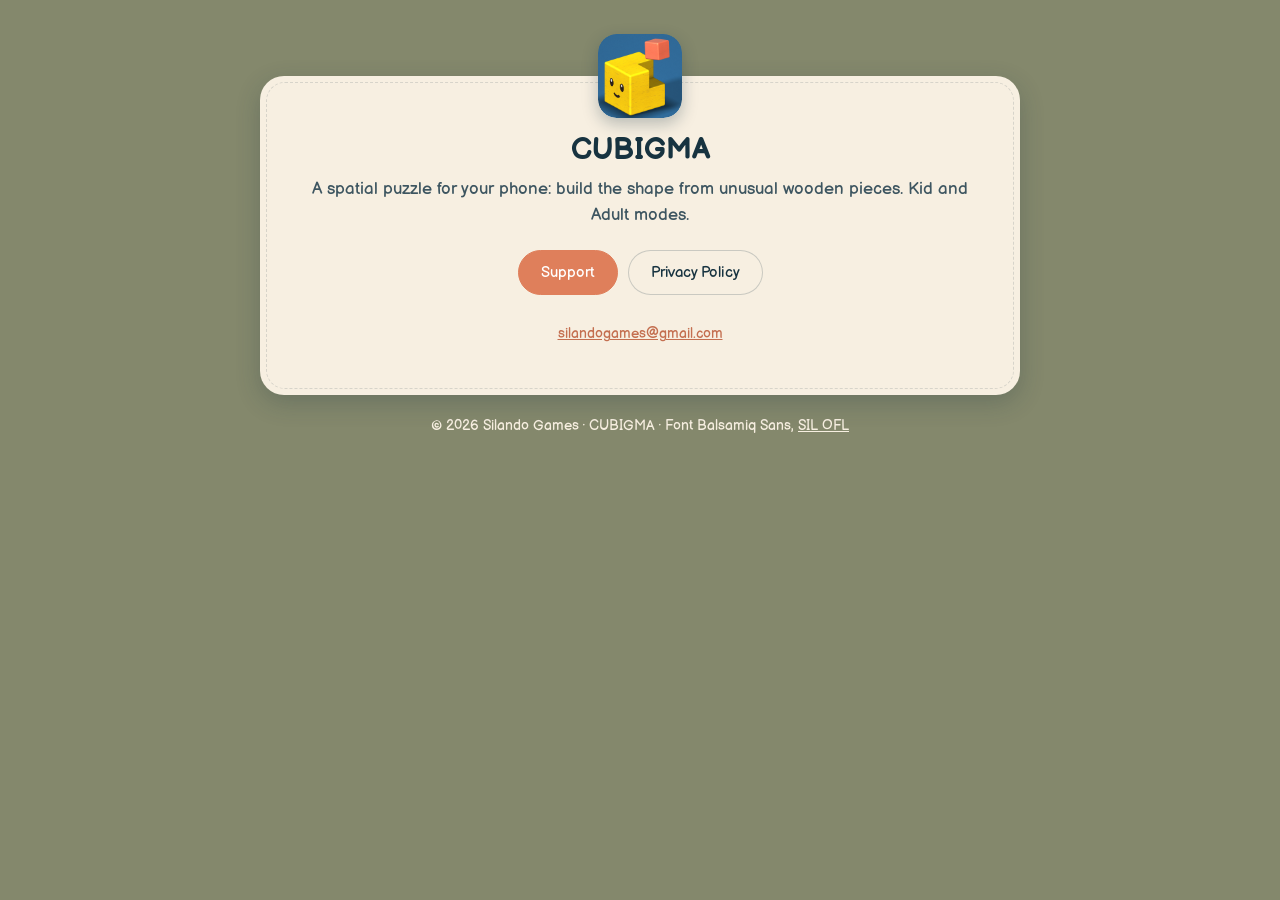
<file: index.html>
<!doctype html>
<html lang="en">
<head>
<meta charset="utf-8">
<meta name="viewport" content="width=device-width, initial-scale=1">
<title>CUBIGMA</title>
<meta name="description" content="CUBIGMA — a spatial wooden-piece puzzle for phones by Silando Games.">
<link rel="stylesheet" href="assets/style.css">
<link rel="icon" type="image/png" sizes="32x32" href="assets/favicon-32.png">
<link rel="apple-touch-icon" href="assets/apple-touch-icon.png">
</head>
<body>
<main class="card">
<div class="badge app"><img src="assets/icon-512.png" alt="CUBIGMA icon" width="80" height="80"></div>
<section>
<h1>CUBIGMA</h1>
<p class="lead">A spatial puzzle for your phone: build the shape from unusual wooden pieces. Kid and Adult modes.</p>
</section>

<div class="buttons">
  <a class="pill primary" href="support.html">Support</a>
  <a class="pill" href="privacy.html">Privacy Policy</a>
</div>

<p class="note"><a href="mailto:silandogames@gmail.com">silandogames@gmail.com</a></p>
</main>
<footer>© 2026 Silando Games · CUBIGMA · Font Balsamiq Sans, <a href="assets/BalsamiqSans-OFL.txt">SIL OFL</a></footer>
</body>
</html>
</file>
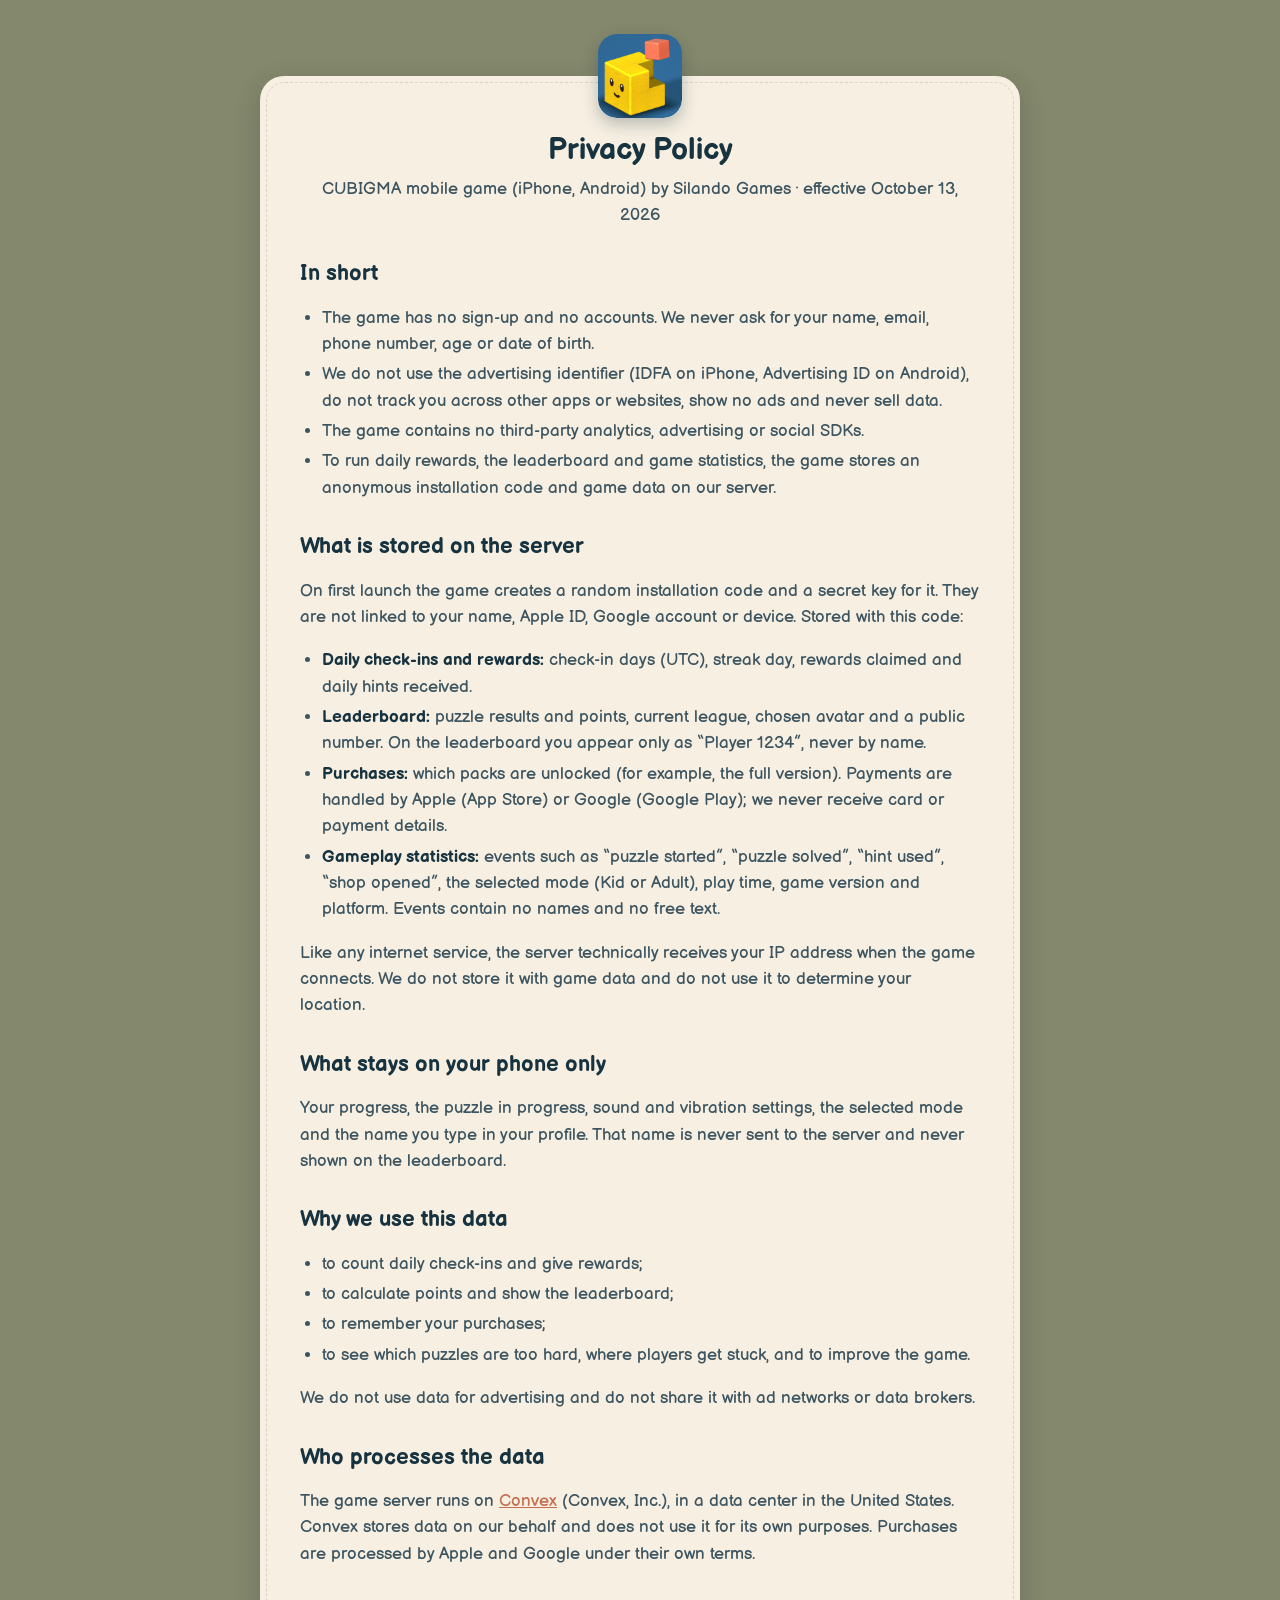
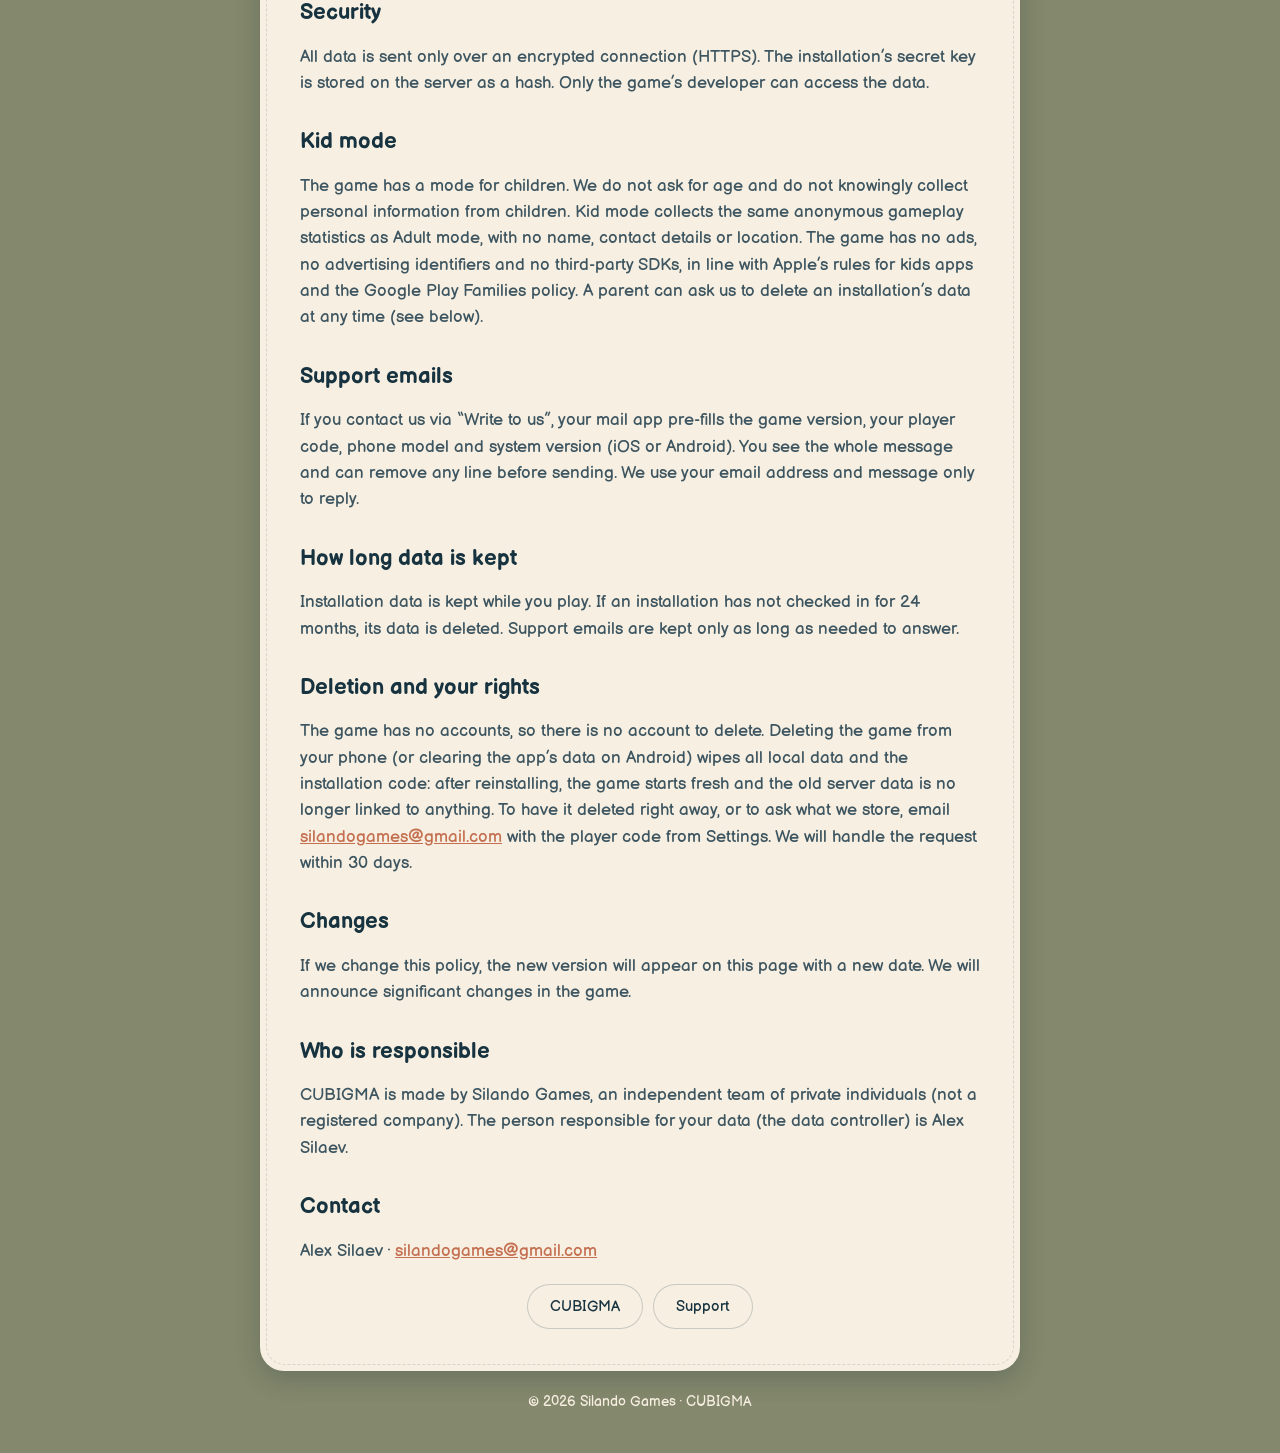
<file: privacy.html>
<!doctype html>
<html lang="en">
<head>
<meta charset="utf-8">
<meta name="viewport" content="width=device-width, initial-scale=1">
<title>CUBIGMA — Privacy Policy</title>
<link rel="stylesheet" href="assets/style.css">
<link rel="icon" type="image/png" sizes="32x32" href="assets/favicon-32.png">
<link rel="apple-touch-icon" href="assets/apple-touch-icon.png">
</head>
<body>
<main class="card">
<div class="badge app"><img src="assets/icon-512.png" alt="CUBIGMA icon" width="80" height="80"></div>
<!-- ===================== EN ===================== -->
<section id="en" lang="en">
<h1>Privacy Policy</h1>
<p class="lead">CUBIGMA mobile game (iPhone, Android) by Silando Games · effective October 13, 2026</p>

<h2>In short</h2>
<ul>
  <li>The game has no sign-up and no accounts. We never ask for your name, email, phone number, age or date of birth.</li>
  <li>We do not use the advertising identifier (IDFA on iPhone, Advertising ID on Android), do not track you across other apps or websites, show no ads and never sell data.</li>
  <li>The game contains no third-party analytics, advertising or social SDKs.</li>
  <li>To run daily rewards, the leaderboard and game statistics, the game stores an anonymous installation code and game data on our server.</li>
</ul>

<h2>What is stored on the server</h2>
<p>On first launch the game creates a random installation code and a secret key for it. They are not linked to your name, Apple ID, Google account or device. Stored with this code:</p>
<ul>
  <li><strong>Daily check-ins and rewards:</strong> check-in days (UTC), streak day, rewards claimed and daily hints received.</li>
  <li><strong>Leaderboard:</strong> puzzle results and points, current league, chosen avatar and a public number. On the leaderboard you appear only as “Player 1234”, never by name.</li>
  <li><strong>Purchases:</strong> which packs are unlocked (for example, the full version). Payments are handled by Apple (App Store) or Google (Google Play); we never receive card or payment details.</li>
  <li><strong>Gameplay statistics:</strong> events such as “puzzle started”, “puzzle solved”, “hint used”, “shop opened”, the selected mode (Kid or Adult), play time, game version and platform. Events contain no names and no free text.</li>
</ul>
<p>Like any internet service, the server technically receives your IP address when the game connects. We do not store it with game data and do not use it to determine your location.</p>

<h2>What stays on your phone only</h2>
<p>Your progress, the puzzle in progress, sound and vibration settings, the selected mode and the name you type in your profile. That name is never sent to the server and never shown on the leaderboard.</p>

<h2>Why we use this data</h2>
<ul>
  <li>to count daily check-ins and give rewards;</li>
  <li>to calculate points and show the leaderboard;</li>
  <li>to remember your purchases;</li>
  <li>to see which puzzles are too hard, where players get stuck, and to improve the game.</li>
</ul>
<p>We do not use data for advertising and do not share it with ad networks or data brokers.</p>

<h2>Who processes the data</h2>
<p>The game server runs on <a href="https://www.convex.dev/">Convex</a> (Convex, Inc.), in a data center in the United States. Convex stores data on our behalf and does not use it for its own purposes. Purchases are processed by Apple and Google under their own terms.</p>

<h2>Security</h2>
<p>All data is sent only over an encrypted connection (HTTPS). The installation’s secret key is stored on the server as a hash. Only the game’s developer can access the data.</p>

<h2>Kid mode</h2>
<p>The game has a mode for children. We do not ask for age and do not knowingly collect personal information from children. Kid mode collects the same anonymous gameplay statistics as Adult mode, with no name, contact details or location. The game has no ads, no advertising identifiers and no third-party SDKs, in line with Apple’s rules for kids apps and the Google Play Families policy. A parent can ask us to delete an installation’s data at any time (see below).</p>

<h2>Support emails</h2>
<p>If you contact us via “Write to us”, your mail app pre-fills the game version, your player code, phone model and system version (iOS or Android). You see the whole message and can remove any line before sending. We use your email address and message only to reply.</p>

<h2>How long data is kept</h2>
<p>Installation data is kept while you play. If an installation has not checked in for 24 months, its data is deleted. Support emails are kept only as long as needed to answer.</p>

<h2 id="delete">Deletion and your rights</h2>
<p>The game has no accounts, so there is no account to delete. Deleting the game from your phone (or clearing the app’s data on Android) wipes all local data and the installation code: after reinstalling, the game starts fresh and the old server data is no longer linked to anything. To have it deleted right away, or to ask what we store, email <a href="mailto:silandogames@gmail.com">silandogames@gmail.com</a> with the player code from Settings. We will handle the request within 30 days.</p>

<h2>Changes</h2>
<p>If we change this policy, the new version will appear on this page with a new date. We will announce significant changes in the game.</p>

<h2>Who is responsible</h2>
<p>CUBIGMA is made by Silando Games, an independent team of private individuals (not a registered company). The person responsible for your data (the data controller) is Alex Silaev.</p>

<h2>Contact</h2>
<p>Alex Silaev · <a href="mailto:silandogames@gmail.com">silandogames@gmail.com</a></p>
</section>

<div class="buttons"><a class="pill" href="index.html">CUBIGMA</a><a class="pill" href="support.html">Support</a></div>
</main>
<footer>© 2026 Silando Games · CUBIGMA</footer>
</body>
</html>
</file>
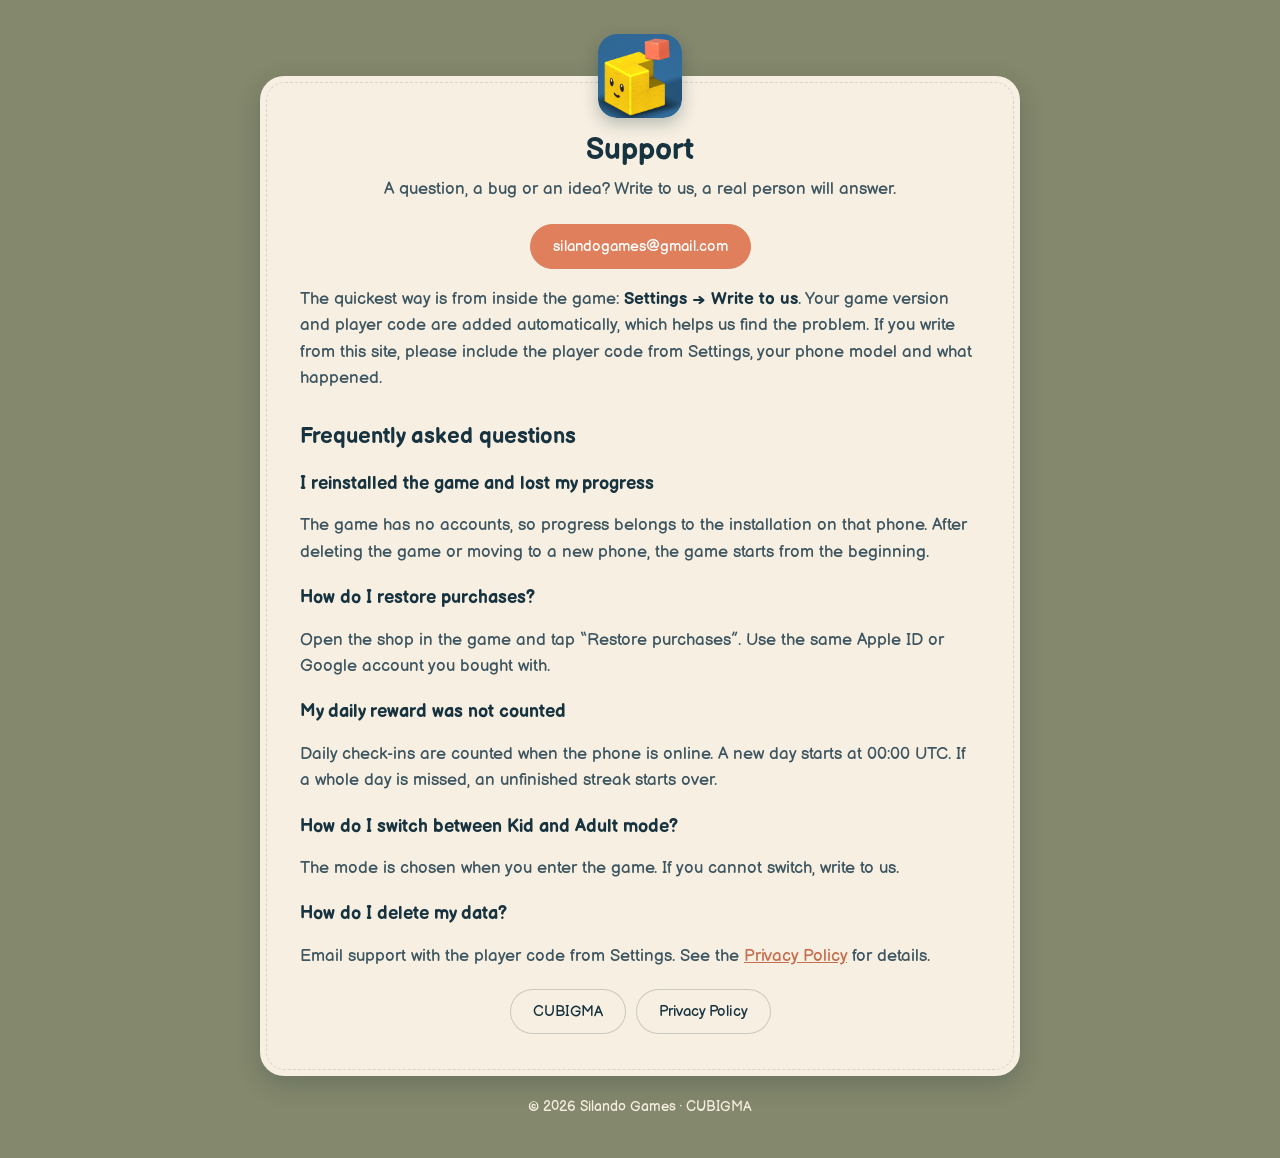
<file: support.html>
<!doctype html>
<html lang="en">
<head>
<meta charset="utf-8">
<meta name="viewport" content="width=device-width, initial-scale=1">
<title>CUBIGMA — Support</title>
<link rel="stylesheet" href="assets/style.css">
<link rel="icon" type="image/png" sizes="32x32" href="assets/favicon-32.png">
<link rel="apple-touch-icon" href="assets/apple-touch-icon.png">
</head>
<body>
<main class="card">
<div class="badge app"><img src="assets/icon-512.png" alt="CUBIGMA icon" width="80" height="80"></div>
<!-- ===================== EN ===================== -->
<section id="en" lang="en">
<h1>Support</h1>
<p class="lead">A question, a bug or an idea? Write to us, a real person will answer.</p>
<div class="buttons"><a class="pill primary" href="mailto:silandogames@gmail.com?subject=CUBIGMA">silandogames@gmail.com</a></div>
<p>The quickest way is from inside the game: <strong>Settings → Write to us</strong>. Your game version and player code are added automatically, which helps us find the problem. If you write from this site, please include the player code from Settings, your phone model and what happened.</p>

<h2>Frequently asked questions</h2>

<h3>I reinstalled the game and lost my progress</h3>
<p>The game has no accounts, so progress belongs to the installation on that phone. After deleting the game or moving to a new phone, the game starts from the beginning.</p>

<h3>How do I restore purchases?</h3>
<p>Open the shop in the game and tap “Restore purchases”. Use the same Apple ID or Google account you bought with.</p>

<h3>My daily reward was not counted</h3>
<p>Daily check-ins are counted when the phone is online. A new day starts at 00:00 UTC. If a whole day is missed, an unfinished streak starts over.</p>

<h3>How do I switch between Kid and Adult mode?</h3>
<p>The mode is chosen when you enter the game. If you cannot switch, write to us.</p>

<h3>How do I delete my data?</h3>
<p>Email support with the player code from Settings. See the <a href="privacy.html">Privacy Policy</a> for details.</p>
</section>

<div class="buttons"><a class="pill" href="index.html">CUBIGMA</a><a class="pill" href="privacy.html">Privacy Policy</a></div>
</main>
<footer>© 2026 Silando Games · CUBIGMA</footer>
</body>
</html>
</file>
<file: assets/style.css>
@font-face { font-family: "Balsamiq Sans"; src: url("BalsamiqSans-Regular.ttf") format("truetype"); font-weight: 400; font-display: swap; }
@font-face { font-family: "Balsamiq Sans"; src: url("BalsamiqSans-Bold.ttf") format("truetype"); font-weight: 700; font-display: swap; }

:root {
  --ink: #173340;
  --ink-soft: #3D5560;
  --paper: #F7EFE1;
  --table: #84886C;
  --coral: #DF7F5B;
  --coral-press: #C46F50;
  --badge: #FBE3D6;
}

* { box-sizing: border-box; }

html { -webkit-text-size-adjust: 100%; }

body {
  margin: 0;
  background: var(--table);
  color: var(--ink);
  font: 400 17px/1.55 "Balsamiq Sans", system-ui, sans-serif;
  padding: 32px 16px 40px;
}

.card {
  position: relative;
  max-width: 760px;
  margin: 0 auto;
  background: var(--paper);
  border-radius: 24px;
  padding: 36px 40px 36px;
  box-shadow: 0 8px 24px rgba(23, 51, 64, .24);
}
.card::before {
  content: "";
  position: absolute;
  inset: 6px;
  border: 1.5px dashed rgba(23, 51, 64, .14);
  border-radius: 19px;
  pointer-events: none;
}

.badge {
  position: absolute;
  top: -40px;
  left: 50%;
  transform: translateX(-50%);
  width: 80px;
  height: 80px;
  border-radius: 50%;
  background: var(--badge);
  border: 5px solid var(--paper);
  overflow: hidden;
}
.badge img { width: 100%; height: 100%; object-fit: cover; display: block; }

h1, h2, h3 { font-weight: 700; line-height: 1.25; }
h1 { font-size: 30px; text-align: center; margin: 0 0 6px; }
h2 { font-size: 22px; margin: 32px 0 8px; }
h3 { font-size: 18px; margin: 22px 0 6px; }
.lead { text-align: center; color: var(--ink-soft); margin: 0 0 22px; }
p, li { color: var(--ink-soft); }
ul { padding-left: 22px; }
li { margin: 4px 0; }
strong { color: var(--ink); }
a { color: var(--coral-press); }

.lang {
  display: flex;
  justify-content: center;
  gap: 10px;
  margin: 0 0 8px;
}
.pill {
  display: inline-block;
  min-height: 44px;
  padding: 10px 22px;
  border-radius: 999px;
  font-size: 15px;
  text-decoration: none;
  color: var(--ink);
  background: var(--paper);
  border: 1.5px solid rgba(23, 51, 64, .2);
}
.pill.primary { background: var(--coral); border-color: var(--coral); color: #fff; }
.pill:active { background: #E9DFCE; }
.pill.primary:active { background: var(--coral-press); }

.buttons { display: flex; flex-wrap: wrap; justify-content: center; gap: 10px; margin: 20px 0 6px; }

hr { border: 0; border-top: 1.5px dashed rgba(23, 51, 64, .18); margin: 40px 0 8px; }

.note { font-size: 14px; color: var(--ink-soft); text-align: center; margin-top: 28px; }

footer { max-width: 760px; margin: 20px auto 0; text-align: center; font-size: 14px; color: var(--paper); }
footer a { color: var(--paper); }

@media (max-width: 560px) {
  body { font-size: 16px; padding-top: 24px; }
  .card { padding: 28px 20px 28px; }
  h1 { font-size: 25px; }
  h2 { font-size: 20px; }
}

/* app icon badge: rounded square like the home screen, no circular crop */
.badge.app { border-radius: 22%; background: none; border: 0; width: 84px; height: 84px; top: -42px; box-shadow: 0 6px 16px rgba(23, 51, 64, .28); }
.badge.app img { border-radius: 22%; }
.card:has(.badge.app) { margin-top: 44px; padding-top: 56px; }
</file>
